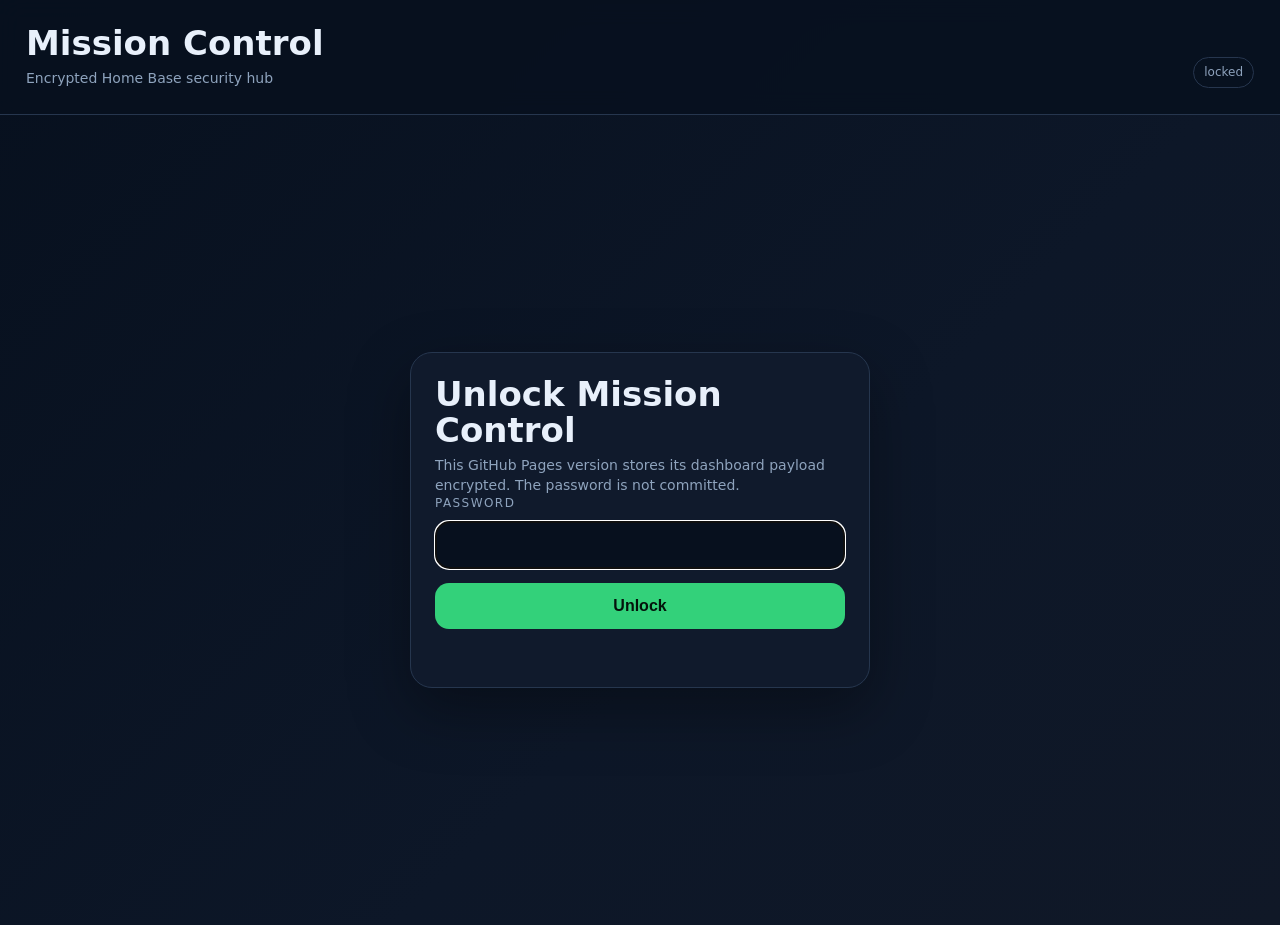
<file: index.html>
<!doctype html>
<html lang="en"><head><meta charset="utf-8"><meta name="viewport" content="width=device-width,initial-scale=1,viewport-fit=cover"><meta name="theme-color" content="#08111f"><meta http-equiv="Content-Security-Policy" content="default-src 'self'; script-src 'self'; style-src 'self'; img-src 'self'; connect-src 'self'; object-src 'none'; base-uri 'none'; frame-ancestors 'none'; form-action 'self'"><title>Mission Control</title><link rel="stylesheet" href="styles.css"></head><body><header><div><h1>Mission Control</h1><div class="sub">Encrypted Home Base security hub</div></div><span class="pill" id="updated">locked</span></header><section class="unlock" id="unlock"><main class="box"><h1>Unlock Mission Control</h1><div class="sub">This GitHub Pages version stores its dashboard payload encrypted. The password is not committed.</div><form id="form"><label for="password">Password</label><input id="password" type="password" autocomplete="current-password" autofocus><button>Unlock</button><div class="msg" id="msg"></div></form></main></section><section id="app" class="hidden"><nav class="mobile-tabs" aria-label="Dashboard sections"><button class="active" data-view="show-all">All</button><button data-view="show-risks">Risks</button><button data-view="show-actions">Actions</button><button data-view="show-listeners">Listeners</button><button data-view="show-system">System</button><button data-view="show-audit">Audit</button></nav><main class="grid mobile-filter show-all" id="cards"><section class="card"><div class="label">Gateway</div><div class="value" id="gateway">...</div></section><section class="card"><div class="label">OpenClaw warnings</div><div class="value" id="warnings">...</div></section><section class="card"><div class="label">Update</div><div class="value" id="update">...</div></section><section class="card"><div class="label">Risks</div><div class="value" id="riskcount">...</div></section><section class="card span2 detail-card" id="card-risks"><div class="label">Active risks</div><div id="risks"></div></section><section class="card span2 detail-card" id="card-listeners"><div class="label">Key listeners</div><pre id="listeners">...</pre></section><section class="card span2 detail-card" id="card-load"><div class="label">System load and memory</div><pre id="loadbox">...</pre></section><section class="card span2 detail-card" id="card-disk"><div class="label">Disk</div><pre id="disk">...</pre></section><section class="card span4 detail-card" id="card-actions"><div class="label">Recommended next actions</div><div class="checklist" id="actions"></div></section><section class="card span4 detail-card" id="card-audit"><div class="label">OpenClaw security audit</div><pre id="audit">...</pre></section><section class="card span4 detail-card"><div class="label">Hager report</div><pre id="report">...</pre></section></main><footer>Encrypted static hub. It does not stream live machine data. Local Mission Control remains the source of truth.</footer></section><script src="app.js"></script></body></html>
</file>
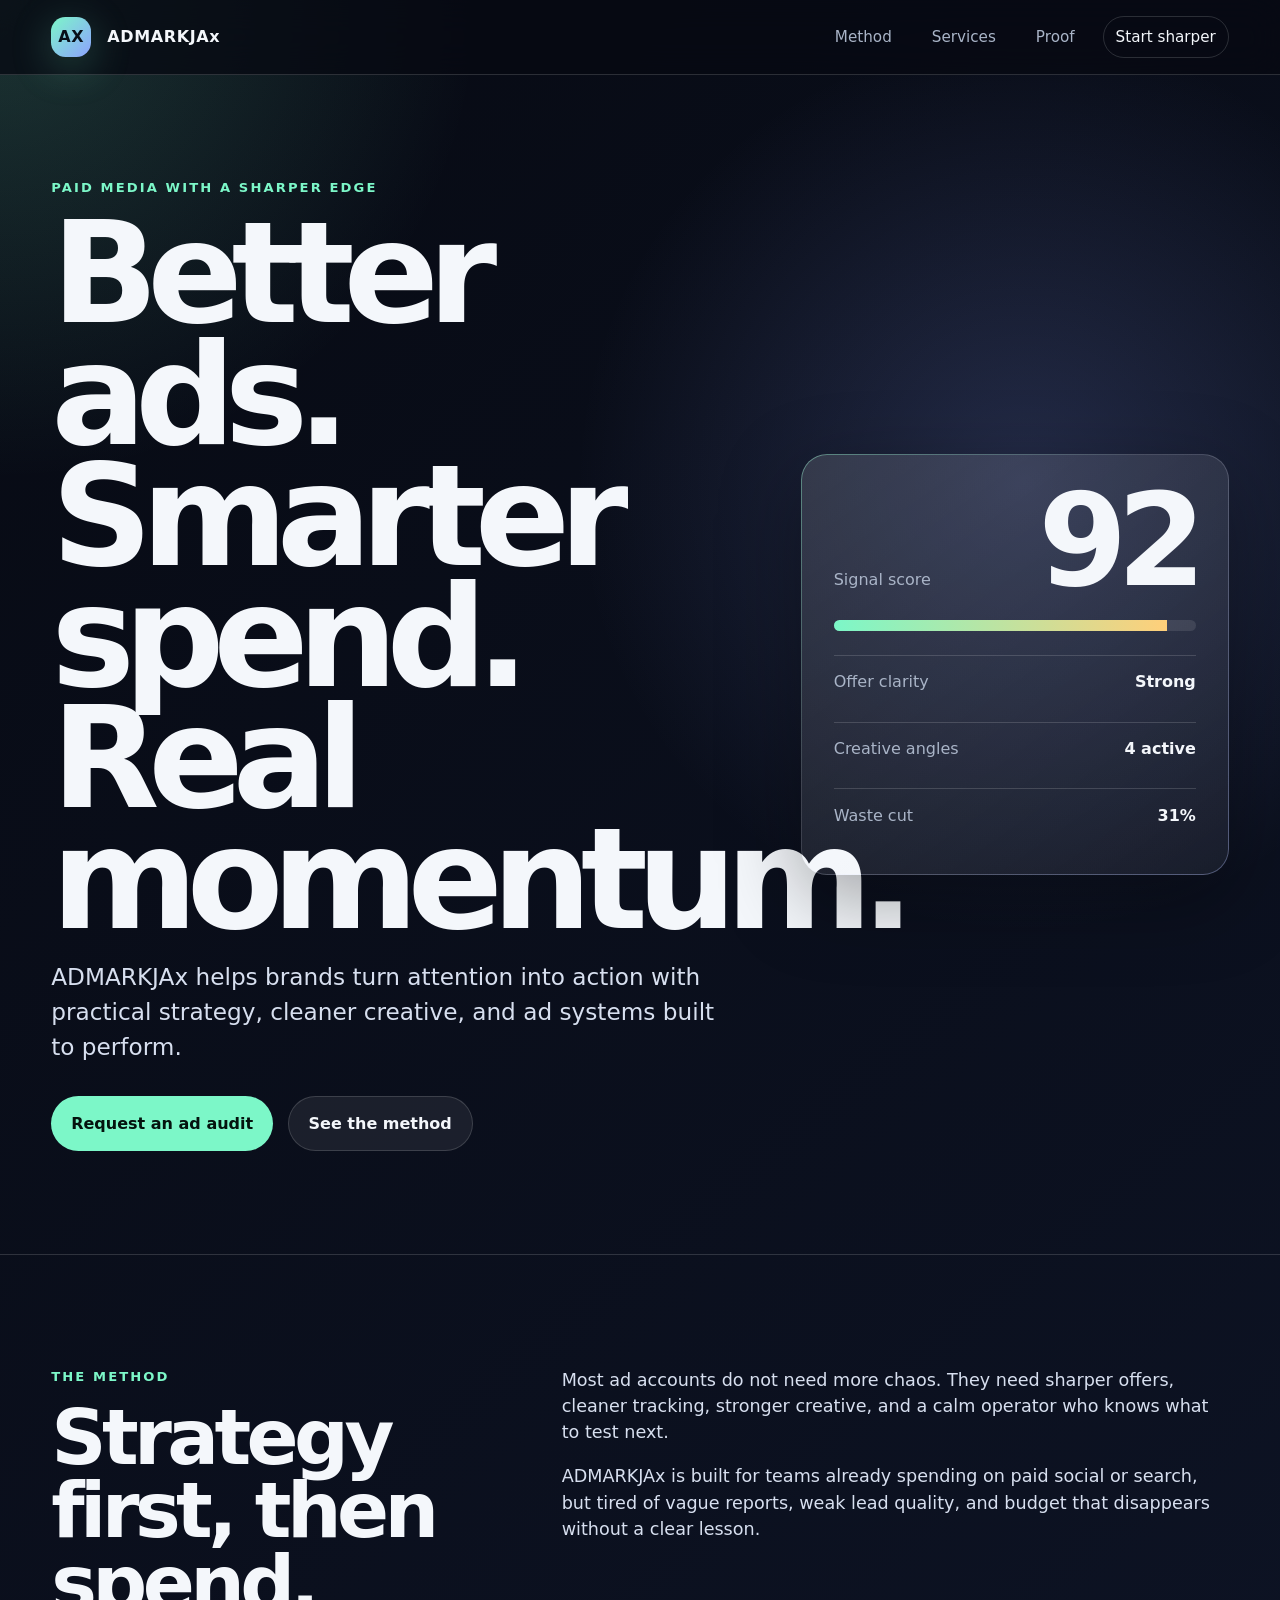
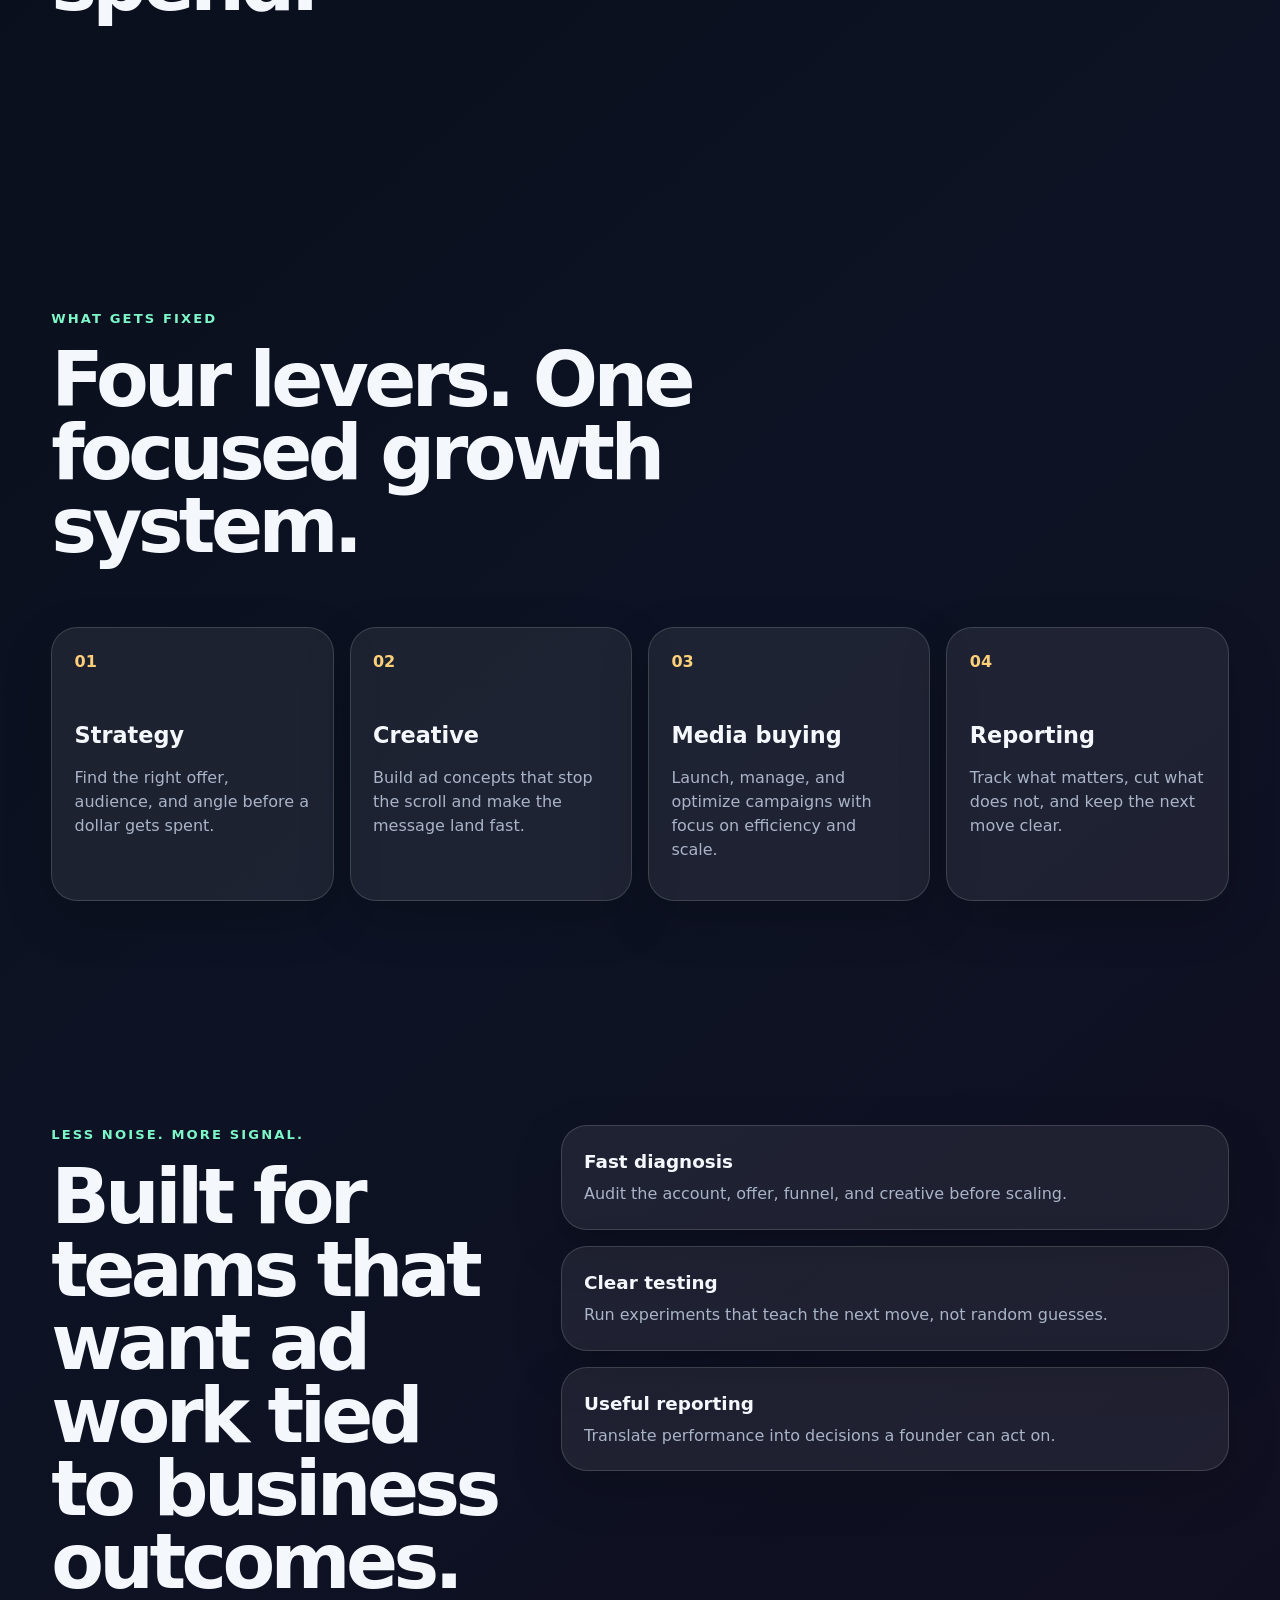
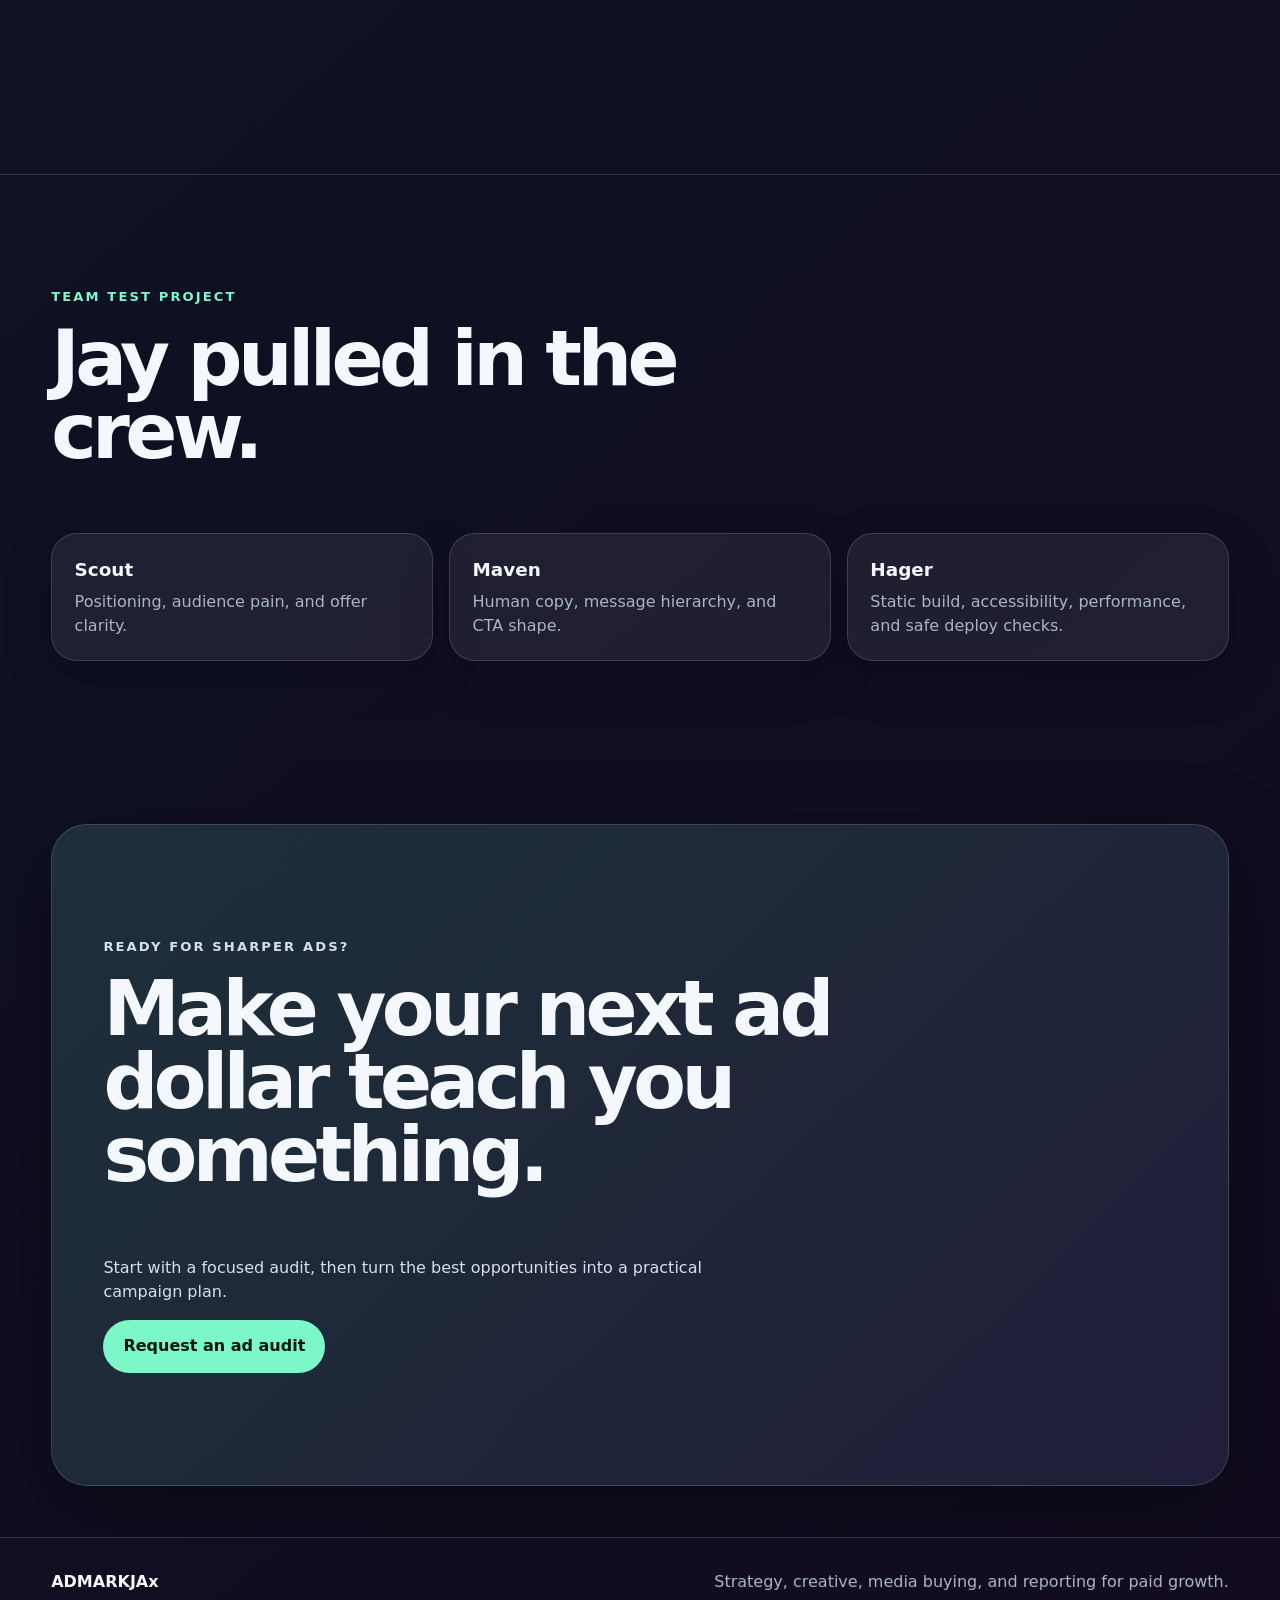
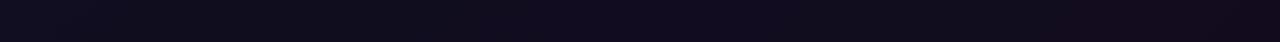
<file: admarkjax/index.html>
<!doctype html>
<html lang="en">
<head>
  <meta charset="utf-8">
  <meta name="viewport" content="width=device-width, initial-scale=1, viewport-fit=cover">
  <meta name="theme-color" content="#0a1020">
  <meta name="description" content="ADMARKJAx helps brands turn ad spend into sharper strategy, cleaner creative, and more qualified leads.">
  <meta property="og:title" content="ADMARKJAx | Better ads. Smarter spend. Real momentum.">
  <meta property="og:description" content="A fast test site from Jay, Scout, Hager, and Maven for a sharper ad marketing concept.">
  <meta property="og:type" content="website">
  <meta property="og:url" content="https://realjayai.github.io/mission-control/admarkjax/">
  <link rel="canonical" href="https://realjayai.github.io/mission-control/admarkjax/">
  <link rel="stylesheet" href="styles.css">
  <title>ADMARKJAx | Ad Marketing That Works Harder</title>
</head>
<body>
  <a class="skip-link" href="#main">Skip to content</a>
  <header class="site-header" aria-label="Site header">
    <a class="brand" href="#top" aria-label="ADMARKJAx home">
      <span class="brand-mark" aria-hidden="true">AX</span>
      <span>ADMARKJAx</span>
    </a>
    <nav aria-label="Primary navigation">
      <a href="#method">Method</a>
      <a href="#services">Services</a>
      <a href="#proof">Proof</a>
      <a class="nav-cta" href="#contact">Start sharper</a>
    </nav>
  </header>

  <main id="main">
    <section class="hero" id="top" aria-labelledby="hero-title">
      <div class="hero-copy">
        <p class="eyebrow">Paid media with a sharper edge</p>
        <h1 id="hero-title">Better ads. Smarter spend. Real momentum.</h1>
        <p class="hero-subhead">ADMARKJAx helps brands turn attention into action with practical strategy, cleaner creative, and ad systems built to perform.</p>
        <div class="hero-actions" aria-label="Hero actions">
          <a class="button primary" href="#contact">Request an ad audit</a>
          <a class="button secondary" href="#method">See the method</a>
        </div>
      </div>
      <aside class="signal-card" aria-label="Campaign signal dashboard">
        <div class="signal-topline">
          <span>Signal score</span>
          <strong>92</strong>
        </div>
        <div class="meter" aria-hidden="true"><span></span></div>
        <ul>
          <li><span>Offer clarity</span><strong>Strong</strong></li>
          <li><span>Creative angles</span><strong>4 active</strong></li>
          <li><span>Waste cut</span><strong>31%</strong></li>
        </ul>
      </aside>
    </section>

    <section class="section split" id="method" aria-labelledby="method-title">
      <div>
        <p class="eyebrow">The method</p>
        <h2 id="method-title">Strategy first, then spend.</h2>
      </div>
      <div class="section-copy">
        <p>Most ad accounts do not need more chaos. They need sharper offers, cleaner tracking, stronger creative, and a calm operator who knows what to test next.</p>
        <p>ADMARKJAx is built for teams already spending on paid social or search, but tired of vague reports, weak lead quality, and budget that disappears without a clear lesson.</p>
      </div>
    </section>

    <section class="section" id="services" aria-labelledby="services-title">
      <p class="eyebrow">What gets fixed</p>
      <h2 id="services-title">Four levers. One focused growth system.</h2>
      <div class="cards">
        <article class="card">
          <span class="card-number">01</span>
          <h3>Strategy</h3>
          <p>Find the right offer, audience, and angle before a dollar gets spent.</p>
        </article>
        <article class="card">
          <span class="card-number">02</span>
          <h3>Creative</h3>
          <p>Build ad concepts that stop the scroll and make the message land fast.</p>
        </article>
        <article class="card">
          <span class="card-number">03</span>
          <h3>Media buying</h3>
          <p>Launch, manage, and optimize campaigns with focus on efficiency and scale.</p>
        </article>
        <article class="card">
          <span class="card-number">04</span>
          <h3>Reporting</h3>
          <p>Track what matters, cut what does not, and keep the next move clear.</p>
        </article>
      </div>
    </section>

    <section class="section proof" id="proof" aria-labelledby="proof-title">
      <div>
        <p class="eyebrow">Less noise. More signal.</p>
        <h2 id="proof-title">Built for teams that want ad work tied to business outcomes.</h2>
      </div>
      <div class="proof-grid" aria-label="ADMARKJAx operating principles">
        <div><strong>Fast diagnosis</strong><span>Audit the account, offer, funnel, and creative before scaling.</span></div>
        <div><strong>Clear testing</strong><span>Run experiments that teach the next move, not random guesses.</span></div>
        <div><strong>Useful reporting</strong><span>Translate performance into decisions a founder can act on.</span></div>
      </div>
    </section>

    <section class="section team-test" aria-labelledby="team-title">
      <p class="eyebrow">Team test project</p>
      <h2 id="team-title">Jay pulled in the crew.</h2>
      <div class="team-grid">
        <div><strong>Scout</strong><span>Positioning, audience pain, and offer clarity.</span></div>
        <div><strong>Maven</strong><span>Human copy, message hierarchy, and CTA shape.</span></div>
        <div><strong>Hager</strong><span>Static build, accessibility, performance, and safe deploy checks.</span></div>
      </div>
    </section>

    <section class="section cta" id="contact" aria-labelledby="contact-title">
      <p class="eyebrow">Ready for sharper ads?</p>
      <h2 id="contact-title">Make your next ad dollar teach you something.</h2>
      <p>Start with a focused audit, then turn the best opportunities into a practical campaign plan.</p>
      <a class="button primary" href="mailto:caleb@fonmarketing.com?subject=ADMARKJAx%20ad%20audit">Request an ad audit</a>
    </section>
  </main>

  <footer>
    <span>ADMARKJAx</span>
    <span>Strategy, creative, media buying, and reporting for paid growth.</span>
  </footer>
</body>
</html>
</file>
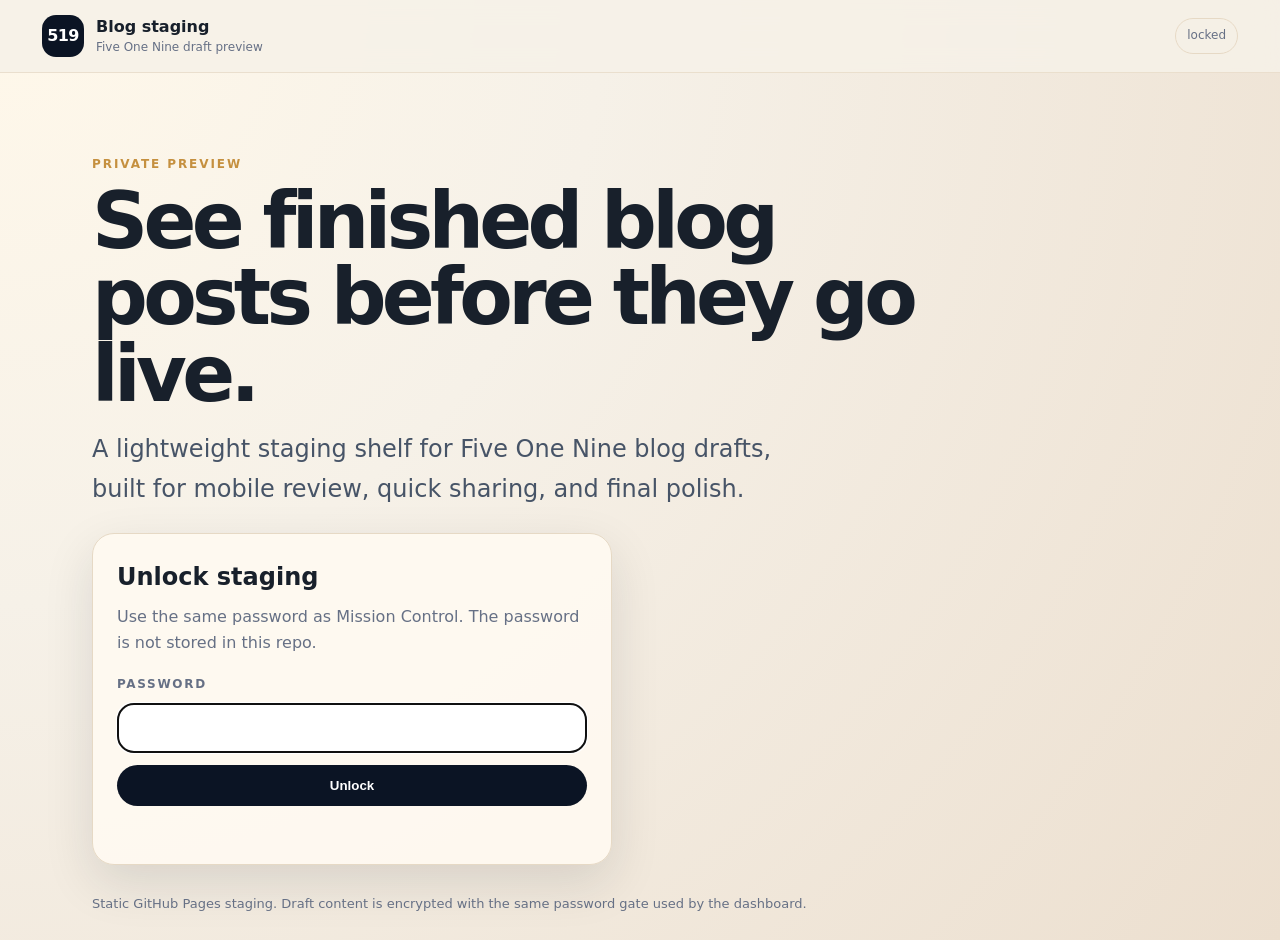
<file: blog/index.html>
<!doctype html>
<html lang="en">
<head>
  <meta charset="utf-8">
  <meta name="viewport" content="width=device-width,initial-scale=1,viewport-fit=cover">
  <meta name="theme-color" content="#0b1424">
  <meta http-equiv="Content-Security-Policy" content="default-src 'self'; script-src 'self'; style-src 'self'; img-src 'self' data:; connect-src 'self'; object-src 'none'; base-uri 'none'; frame-ancestors 'none'; form-action 'self'">
  <title>Five One Nine blog staging</title>
  <meta name="robots" content="noindex,nofollow">
  <link rel="stylesheet" href="styles.css">
</head>
<body>
  <header class="site-header">
    <a class="brand" href="./" aria-label="Five One Nine blog staging">
      <span class="mark">519</span>
      <span><strong>Blog staging</strong><small>Five One Nine draft preview</small></span>
    </a>
    <span class="status" id="status">locked</span>
  </header>

  <main>
    <section class="hero">
      <p class="eyebrow">Private preview</p>
      <h1>See finished blog posts before they go live.</h1>
      <p class="lede">A lightweight staging shelf for Five One Nine blog drafts, built for mobile review, quick sharing, and final polish.</p>
    </section>

    <section class="unlock card" id="unlock">
      <h2>Unlock staging</h2>
      <p>Use the same password as Mission Control. The password is not stored in this repo.</p>
      <form id="unlockForm">
        <label for="password">Password</label>
        <input id="password" type="password" autocomplete="current-password" autofocus>
        <button>Unlock</button>
        <div class="msg" id="msg"></div>
      </form>
    </section>

    <section id="app" class="hidden">
      <div class="toolbar">
        <div>
          <p class="eyebrow">Posts</p>
          <h2 id="listTitle">Staged drafts</h2>
        </div>
        <a class="button ghost" href="../">Mission Control</a>
      </div>
      <div class="layout">
        <aside class="card post-list" id="postList"></aside>
        <article class="card post" id="post"></article>
      </div>
    </section>
  </main>

  <footer>Static GitHub Pages staging. Draft content is encrypted with the same password gate used by the dashboard.</footer>
  <script src="app.js"></script>
</body>
</html>
</file>
<file: styles.css>
:root{--bg:#08111f;--panel:#101b2d;--panel2:#0b1424;--muted:#8ea3bd;--text:#e8f0fb;--ok:#33d17a;--med:#f6d32d;--high:#ff7b72;--crit:#ff3b30;--line:#26364e;--pad:clamp(14px,3vw,26px);--radius:16px}*{box-sizing:border-box}html{-webkit-text-size-adjust:100%;text-size-adjust:100%}body{margin:0;min-height:100svh;background:linear-gradient(135deg,#07101e,#0d1728 60%,#101827);color:var(--text);font:14px/1.45 system-ui,Segoe UI,Arial,sans-serif;overflow-x:hidden}header{position:sticky;top:0;z-index:10;padding:calc(var(--pad) + env(safe-area-inset-top)) var(--pad) var(--pad);border-bottom:1px solid var(--line);display:flex;justify-content:space-between;align-items:flex-end;gap:16px;background:rgba(8,17,31,.86);backdrop-filter:blur(12px)}h1{margin:0;font-size:clamp(24px,7vw,34px);line-height:1.05}.sub{color:var(--muted);margin-top:6px}.grid{display:grid;grid-template-columns:repeat(4,minmax(0,1fr));gap:14px;padding:18px var(--pad)}.card{min-width:0;background:rgba(16,27,45,.9);border:1px solid var(--line);border-radius:var(--radius);padding:16px;box-shadow:0 10px 30px rgba(0,0,0,.22)}.span2{grid-column:span 2}.span4{grid-column:span 4}.label{color:var(--muted);font-size:12px;text-transform:uppercase;letter-spacing:.12em}.value{font-size:clamp(24px,8vw,34px);font-weight:750;margin-top:6px;line-height:1}.ok{color:var(--ok)}.medium{color:var(--med)}.high{color:var(--high)}.critical{color:var(--crit)}pre{white-space:pre-wrap;word-break:break-word;max-height:360px;overflow:auto;background:#07101e;border:1px solid var(--line);border-radius:12px;padding:12px;color:#c9d7e8;font-size:12px;-webkit-overflow-scrolling:touch}.risk{border-left:4px solid var(--med);padding:10px 12px;background:var(--panel2);border-radius:10px;margin:8px 0}.risk.high{border-left-color:var(--high)}.risk.critical{border-left-color:var(--crit)}.pill{display:inline-flex;max-width:100%;border:1px solid var(--line);border-radius:999px;padding:6px 10px;color:var(--muted);white-space:nowrap;font-size:12px}.unlock{display:grid;place-items:center;min-height:calc(100svh - 90px);padding:var(--pad)}.box{width:min(460px,100%);background:rgba(16,27,45,.94);border:1px solid var(--line);border-radius:22px;padding:24px;box-shadow:0 22px 60px rgba(0,0,0,.35)}label{display:block;color:var(--muted);font-size:12px;text-transform:uppercase;letter-spacing:.12em;margin-bottom:8px}input{width:100%;border:1px solid var(--line);background:#07101e;color:var(--text);border-radius:14px;padding:14px;font-size:16px}button{border:0;border-radius:14px;padding:14px;background:var(--ok);color:#04130b;font-weight:800;font-size:16px}.unlock button{width:100%;margin-top:14px}.mobile-tabs{display:none;padding:12px var(--pad) 0;gap:8px;overflow-x:auto;-webkit-overflow-scrolling:touch}.mobile-tabs button{appearance:none;border:1px solid var(--line);background:var(--panel);color:var(--text);border-radius:999px;padding:9px 12px;white-space:nowrap}.mobile-tabs button.active{border-color:var(--ok);color:var(--ok)}.checklist{display:grid;gap:10px}.check{display:flex;gap:10px;align-items:flex-start;background:var(--panel2);border:1px solid var(--line);border-radius:12px;padding:10px}.check strong{display:block}.check span{color:var(--muted)}.hidden{display:none!important}.msg{min-height:22px;color:var(--high);margin-top:12px}footer{padding:0 var(--pad) calc(24px + env(safe-area-inset-bottom));color:var(--muted)}@media(max-width:1100px){.grid{grid-template-columns:repeat(2,minmax(0,1fr))}.span4{grid-column:span 2}}@media(max-width:720px){header{display:block}.pill{margin-top:12px}.grid{grid-template-columns:1fr;padding-top:12px}.span2,.span4{grid-column:span 1}.card{padding:14px;border-radius:14px}pre{max-height:280px}.mobile-tabs{display:flex}.mobile-filter .detail-card{display:none}.mobile-filter.show-all .detail-card,.mobile-filter.show-risks #card-risks,.mobile-filter.show-listeners #card-listeners,.mobile-filter.show-system #card-load,.mobile-filter.show-system #card-disk,.mobile-filter.show-audit #card-audit,.mobile-filter.show-actions #card-actions{display:block}}@media(max-width:420px){.grid{gap:10px}.label{font-size:11px}.risk{font-size:13px}pre{font-size:11px}.sub{font-size:13px}}
</file>
<file: admarkjax/styles.css>
:root {
  color-scheme: dark;
  --bg: #070a13;
  --bg-soft: #0d1324;
  --panel: rgba(255, 255, 255, 0.07);
  --panel-strong: rgba(255, 255, 255, 0.12);
  --text: #f4f7fb;
  --muted: #a9b4c7;
  --line: rgba(255, 255, 255, 0.15);
  --accent: #7cf7c8;
  --accent-2: #8da2ff;
  --warm: #ffcf7a;
  --shadow: 0 24px 80px rgba(0, 0, 0, 0.35);
  --radius: 26px;
  font-family: Inter, ui-sans-serif, system-ui, -apple-system, BlinkMacSystemFont, "Segoe UI", sans-serif;
}

* { box-sizing: border-box; }
html { scroll-behavior: smooth; }
body {
  margin: 0;
  min-height: 100vh;
  background:
    radial-gradient(circle at top left, rgba(124, 247, 200, 0.18), transparent 30rem),
    radial-gradient(circle at 80% 10%, rgba(141, 162, 255, 0.2), transparent 28rem),
    linear-gradient(140deg, #070a13 0%, #0d1324 48%, #120b1e 100%);
  color: var(--text);
  line-height: 1.5;
}

a { color: inherit; text-decoration: none; }
.skip-link {
  position: absolute;
  left: 1rem;
  top: -4rem;
  z-index: 20;
  background: var(--accent);
  color: #04130e;
  padding: 0.75rem 1rem;
  border-radius: 999px;
  font-weight: 800;
}
.skip-link:focus { top: 1rem; }

.site-header {
  position: sticky;
  top: 0;
  z-index: 10;
  display: flex;
  align-items: center;
  justify-content: space-between;
  gap: 1rem;
  padding: 1rem clamp(1rem, 4vw, 4rem);
  border-bottom: 1px solid var(--line);
  background: rgba(7, 10, 19, 0.78);
  backdrop-filter: blur(18px);
}
.brand, nav { display: flex; align-items: center; gap: 1rem; }
.brand { font-weight: 900; letter-spacing: 0.04em; }
.brand-mark {
  display: grid;
  place-items: center;
  width: 2.5rem;
  height: 2.5rem;
  border-radius: 0.9rem;
  background: linear-gradient(135deg, var(--accent), var(--accent-2));
  color: #071019;
  box-shadow: 0 10px 40px rgba(124, 247, 200, 0.25);
}
nav { color: var(--muted); font-size: 0.95rem; }
nav a { padding: 0.55rem 0.75rem; border-radius: 999px; }
nav a:hover, nav a:focus-visible { background: var(--panel); color: var(--text); outline: none; }
.nav-cta { border: 1px solid var(--line); color: var(--text); }

main { overflow: hidden; }
.hero {
  display: grid;
  grid-template-columns: minmax(0, 1.1fr) minmax(280px, 0.7fr);
  gap: clamp(2rem, 6vw, 5rem);
  align-items: center;
  min-height: calc(100vh - 5rem);
  padding: clamp(4rem, 8vw, 8rem) clamp(1rem, 4vw, 4rem);
}
.hero-copy { max-width: 780px; }
.eyebrow {
  margin: 0 0 1rem;
  color: var(--accent);
  font-size: 0.82rem;
  font-weight: 900;
  letter-spacing: 0.16em;
  text-transform: uppercase;
}
h1, h2, h3, p { margin-top: 0; }
h1 {
  max-width: 12ch;
  margin-bottom: 1.25rem;
  font-size: clamp(3.4rem, 11vw, 8.8rem);
  line-height: 0.86;
  letter-spacing: -0.08em;
}
.hero-subhead {
  max-width: 680px;
  color: #d7dfef;
  font-size: clamp(1.1rem, 2.4vw, 1.45rem);
}
.hero-actions { display: flex; flex-wrap: wrap; gap: 0.9rem; margin-top: 2rem; }
.button {
  display: inline-flex;
  align-items: center;
  justify-content: center;
  min-height: 3.2rem;
  padding: 0.9rem 1.25rem;
  border-radius: 999px;
  font-weight: 900;
}
.button.primary { background: var(--accent); color: #04130e; }
.button.secondary { border: 1px solid var(--line); color: var(--text); background: var(--panel); }
.button:hover, .button:focus-visible { transform: translateY(-1px); outline: 2px solid rgba(124, 247, 200, 0.35); outline-offset: 3px; }

.signal-card {
  position: relative;
  padding: clamp(1.3rem, 3vw, 2rem);
  border: 1px solid var(--line);
  border-radius: var(--radius);
  background: linear-gradient(145deg, rgba(255, 255, 255, 0.13), rgba(255, 255, 255, 0.05));
  box-shadow: var(--shadow);
}
.signal-card:before {
  content: "";
  position: absolute;
  inset: -1px;
  border-radius: inherit;
  pointer-events: none;
  background: linear-gradient(135deg, rgba(124, 247, 200, 0.35), transparent 40%, rgba(141, 162, 255, 0.25));
  mask: linear-gradient(#000 0 0) content-box, linear-gradient(#000 0 0);
  mask-composite: exclude;
  padding: 1px;
}
.signal-topline { display: flex; justify-content: space-between; gap: 1rem; align-items: baseline; }
.signal-topline span, .signal-card li span { color: var(--muted); }
.signal-topline strong { font-size: clamp(4rem, 13vw, 8rem); line-height: 0.85; letter-spacing: -0.08em; }
.meter { height: 0.7rem; margin: 1.5rem 0; border-radius: 999px; background: rgba(255, 255, 255, 0.1); overflow: hidden; }
.meter span { display: block; width: 92%; height: 100%; background: linear-gradient(90deg, var(--accent), var(--warm)); }
.signal-card ul { display: grid; gap: 0.8rem; padding: 0; margin: 0; list-style: none; }
.signal-card li { display: flex; justify-content: space-between; gap: 1rem; padding: 0.9rem 0; border-top: 1px solid var(--line); }

.section { padding: clamp(4rem, 9vw, 7rem) clamp(1rem, 4vw, 4rem); }
.split {
  display: grid;
  grid-template-columns: minmax(220px, 0.65fr) minmax(0, 1fr);
  gap: clamp(2rem, 6vw, 5rem);
  border-top: 1px solid var(--line);
}
h2 { max-width: 14ch; font-size: clamp(2.3rem, 6vw, 5rem); line-height: 0.95; letter-spacing: -0.06em; }
.section-copy { max-width: 760px; color: #d7dfef; font-size: 1.1rem; }
.cards { display: grid; grid-template-columns: repeat(4, minmax(0, 1fr)); gap: 1rem; margin-top: 2rem; }
.card, .proof-grid div, .team-grid div {
  min-height: 15rem;
  padding: 1.4rem;
  border: 1px solid var(--line);
  border-radius: var(--radius);
  background: var(--panel);
  box-shadow: 0 18px 50px rgba(0, 0, 0, 0.18);
}
.card-number { color: var(--warm); font-weight: 900; }
h3 { margin: 2.8rem 0 0.8rem; font-size: 1.4rem; }
.card p, .proof-grid span, .team-grid span { color: var(--muted); }
.proof { display: grid; grid-template-columns: 0.8fr 1.2fr; gap: clamp(2rem, 5vw, 4rem); align-items: start; }
.proof-grid, .team-grid { display: grid; gap: 1rem; }
.proof-grid div, .team-grid div { min-height: auto; }
.proof-grid strong, .team-grid strong { display: block; margin-bottom: 0.4rem; font-size: 1.15rem; }
.team-test { border-top: 1px solid var(--line); }
.team-grid { grid-template-columns: repeat(3, minmax(0, 1fr)); margin-top: 2rem; }
.cta {
  margin: clamp(1rem, 4vw, 4rem);
  border: 1px solid var(--line);
  border-radius: calc(var(--radius) + 10px);
  background: linear-gradient(135deg, rgba(124, 247, 200, 0.14), rgba(141, 162, 255, 0.12));
  box-shadow: var(--shadow);
}
.cta p { max-width: 620px; color: #d7dfef; }
footer {
  display: flex;
  justify-content: space-between;
  gap: 1rem;
  padding: 2rem clamp(1rem, 4vw, 4rem) 3rem;
  color: var(--muted);
  border-top: 1px solid var(--line);
}
footer span:first-child { color: var(--text); font-weight: 900; }

@media (max-width: 960px) {
  .hero, .split, .proof { grid-template-columns: 1fr; }
  .hero { min-height: auto; }
  .cards { grid-template-columns: repeat(2, minmax(0, 1fr)); }
}
@media (max-width: 720px) {
  .site-header { position: static; align-items: flex-start; }
  nav { display: none; }
  h1 { font-size: clamp(3.2rem, 20vw, 5.6rem); }
  .cards, .team-grid { grid-template-columns: 1fr; }
  .card { min-height: auto; }
  footer { flex-direction: column; }
}
@media (prefers-reduced-motion: reduce) {
  *, *:before, *:after { scroll-behavior: auto !important; transition: none !important; }
  .button:hover, .button:focus-visible { transform: none; }
}
</file>
<file: blog/styles.css>
:root{--bg:#f6f1e8;--ink:#18202b;--muted:#667085;--panel:#fffaf1;--line:#e6d9c5;--navy:#0b1424;--green:#6fa36f;--gold:#c5903f;--red:#a84d3d;--shadow:0 18px 50px rgba(24,32,43,.12);--radius:22px;--pad:clamp(18px,4vw,42px)}*{box-sizing:border-box}html{-webkit-text-size-adjust:100%;text-size-adjust:100%}body{margin:0;min-height:100svh;background:radial-gradient(circle at top left,#fff8ea 0,#f6f1e8 38%,#ecdfcf 100%);color:var(--ink);font:16px/1.65 Inter,ui-sans-serif,system-ui,Segoe UI,Arial,sans-serif}a{color:inherit}button,.button{appearance:none;border:0;border-radius:999px;background:var(--navy);color:#fff;padding:13px 18px;font-weight:800;text-decoration:none;display:inline-flex;align-items:center;justify-content:center;cursor:pointer}.ghost{background:transparent;color:var(--navy);border:1px solid var(--line)}.site-header{position:sticky;top:0;z-index:10;display:flex;justify-content:space-between;align-items:center;gap:16px;padding:calc(14px + env(safe-area-inset-top)) var(--pad) 14px;background:rgba(246,241,232,.86);backdrop-filter:blur(14px);border-bottom:1px solid rgba(230,217,197,.75)}.brand{display:flex;align-items:center;gap:12px;text-decoration:none}.brand small{display:block;color:var(--muted);font-size:12px;margin-top:-2px}.mark{width:42px;height:42px;border-radius:14px;background:var(--navy);color:#fff;display:grid;place-items:center;font-weight:900;letter-spacing:-.04em}.status{border:1px solid var(--line);border-radius:999px;padding:7px 11px;color:var(--muted);font-size:12px;white-space:nowrap}.status.ok{color:var(--green);border-color:rgba(111,163,111,.55)}main{width:min(1180px,100%);margin:0 auto;padding:0 var(--pad) 28px}.hero{padding:clamp(34px,8vw,82px) 0 24px}.eyebrow{text-transform:uppercase;letter-spacing:.16em;color:var(--gold);font-size:12px;font-weight:900;margin:0 0 8px}.hero h1{font-size:clamp(38px,8vw,78px);line-height:.98;letter-spacing:-.06em;margin:0;max-width:850px}.lede{font-size:clamp(18px,3vw,24px);color:#475467;max-width:720px;margin:18px 0 0}.card{background:rgba(255,250,241,.92);border:1px solid var(--line);border-radius:var(--radius);box-shadow:var(--shadow)}.unlock{padding:24px;max-width:520px}.unlock h2,.toolbar h2{margin:0}.unlock p{color:var(--muted);margin:6px 0 18px}label{display:block;text-transform:uppercase;letter-spacing:.14em;color:var(--muted);font-size:12px;font-weight:800;margin-bottom:8px}input{width:100%;border:1px solid var(--line);background:#fff;color:var(--ink);border-radius:16px;padding:15px;font-size:16px}.unlock button{width:100%;margin-top:12px}.msg{min-height:24px;color:var(--red);margin-top:10px}.hidden{display:none!important}.toolbar{display:flex;justify-content:space-between;align-items:end;gap:16px;margin:22px 0}.layout{display:grid;grid-template-columns:minmax(260px,340px) minmax(0,1fr);gap:18px}.post-list{padding:12px;align-self:start;position:sticky;top:86px}.post-item{display:block;width:100%;text-align:left;background:transparent;color:var(--ink);border-radius:16px;padding:14px;border:1px solid transparent}.post-item.active,.post-item:hover{background:#fff;border-color:var(--line)}.post-item strong{display:block;line-height:1.25}.post-item span{display:block;color:var(--muted);font-size:13px;margin-top:4px}.post{padding:clamp(20px,4vw,46px);min-height:420px}.post h1{font-size:clamp(32px,6vw,58px);line-height:1.02;letter-spacing:-.045em;margin:0 0 14px}.post h2{font-size:clamp(24px,4vw,34px);line-height:1.15;letter-spacing:-.03em;margin:34px 0 8px}.post h3{font-size:20px;margin:26px 0 6px}.post p{margin:0 0 18px}.post ul,.post ol{padding-left:1.35rem}.post blockquote{margin:28px 0;padding:18px 22px;border-left:5px solid var(--gold);background:#fff;border-radius:0 16px 16px 0;font-size:20px;line-height:1.45}.meta{color:var(--muted);display:flex;flex-wrap:wrap;gap:8px;margin-bottom:22px}.chip{border:1px solid var(--line);border-radius:999px;padding:5px 9px;background:#fff;font-size:12px}.empty{padding:24px;color:var(--muted)}footer{max-width:1180px;margin:0 auto;padding:0 var(--pad) calc(26px + env(safe-area-inset-bottom));color:var(--muted);font-size:13px}@media(max-width:820px){.site-header{align-items:flex-start}.layout{grid-template-columns:1fr}.post-list{position:static}.toolbar{align-items:flex-start}.hero h1{letter-spacing:-.05em}.post{border-radius:18px}.post-item{padding:13px}}@media(max-width:460px){body{font-size:15px}.brand small{display:none}.mark{width:38px;height:38px}.hero{padding-top:30px}.hero h1{font-size:40px}.toolbar{display:block}.toolbar .button{margin-top:12px;width:100%}}
.featured-image{margin:22px 0 30px;border:1px solid var(--line);border-radius:24px;overflow:hidden;background:#fff;box-shadow:0 14px 38px rgba(24,32,43,.10)}.featured-image img{display:block;width:100%;height:auto}.featured-image figcaption{padding:10px 14px;color:var(--muted);font-size:13px;background:#fffaf1}
</file>
